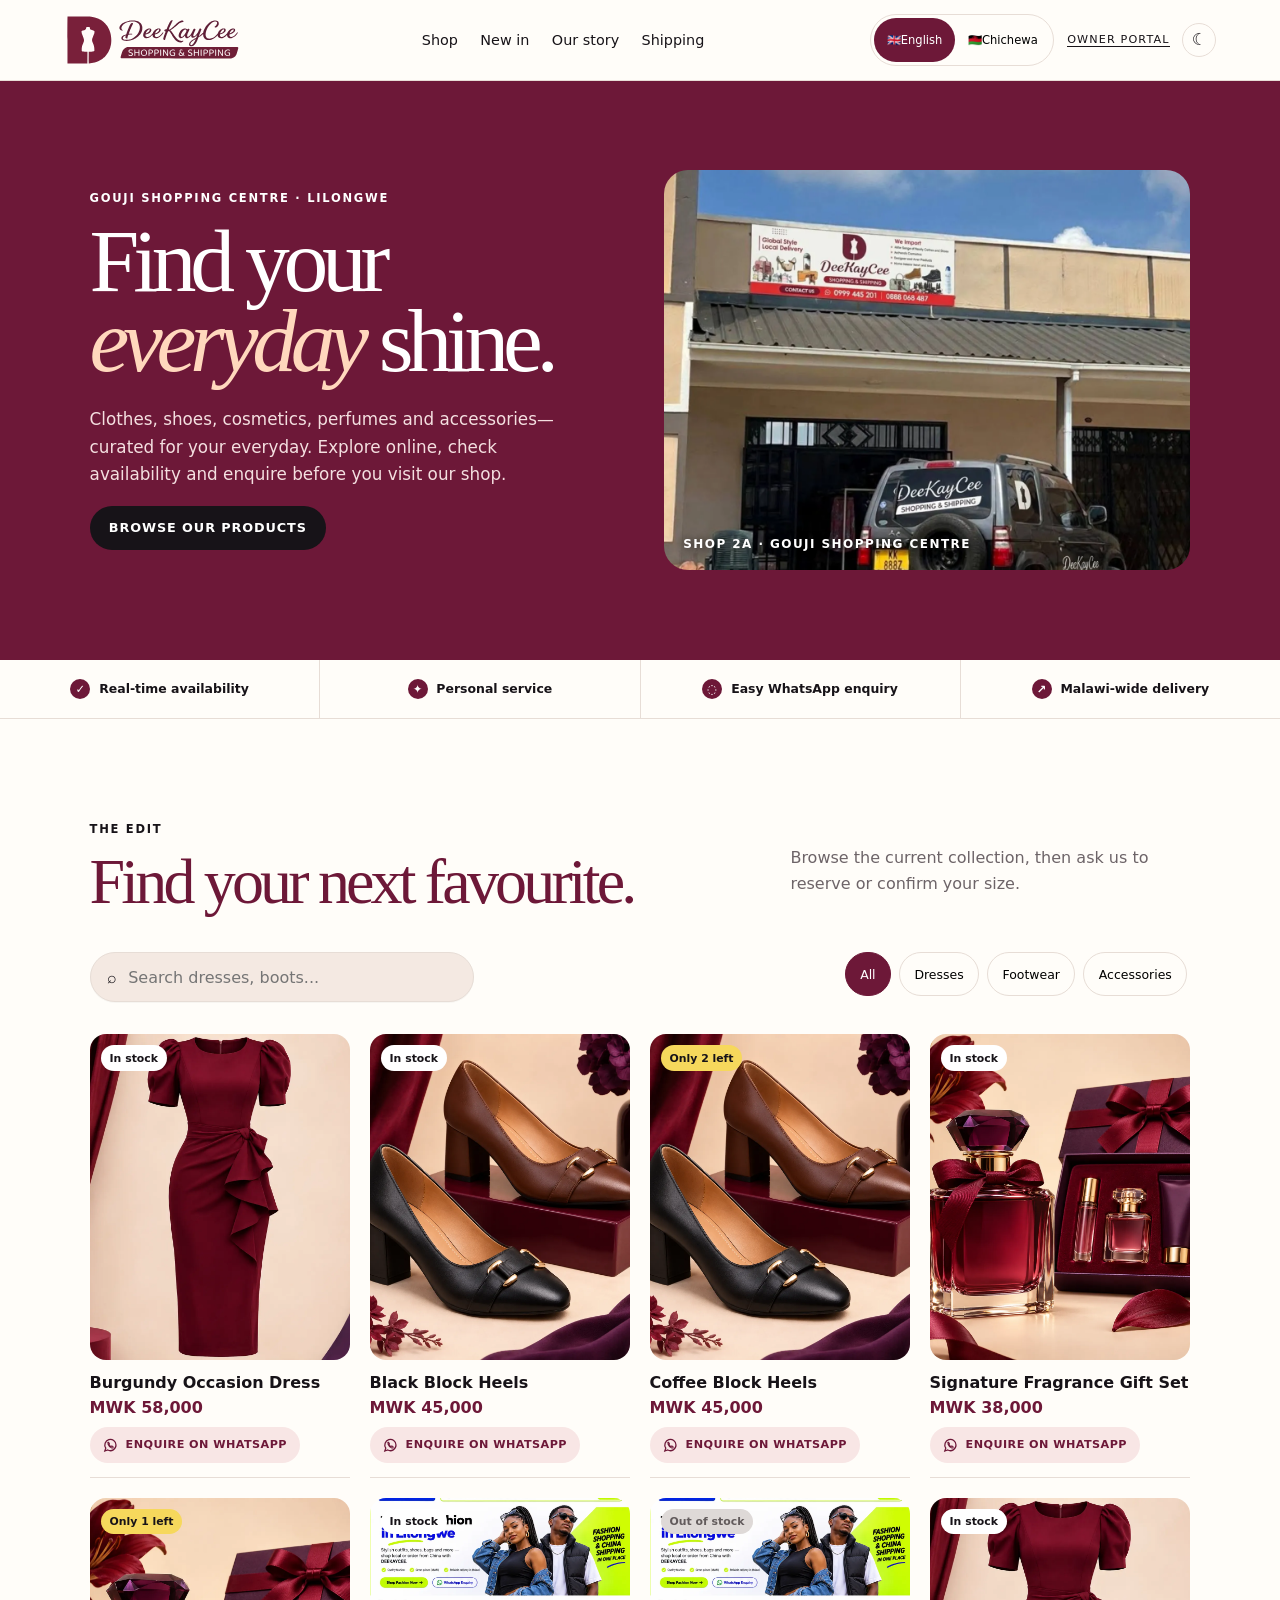
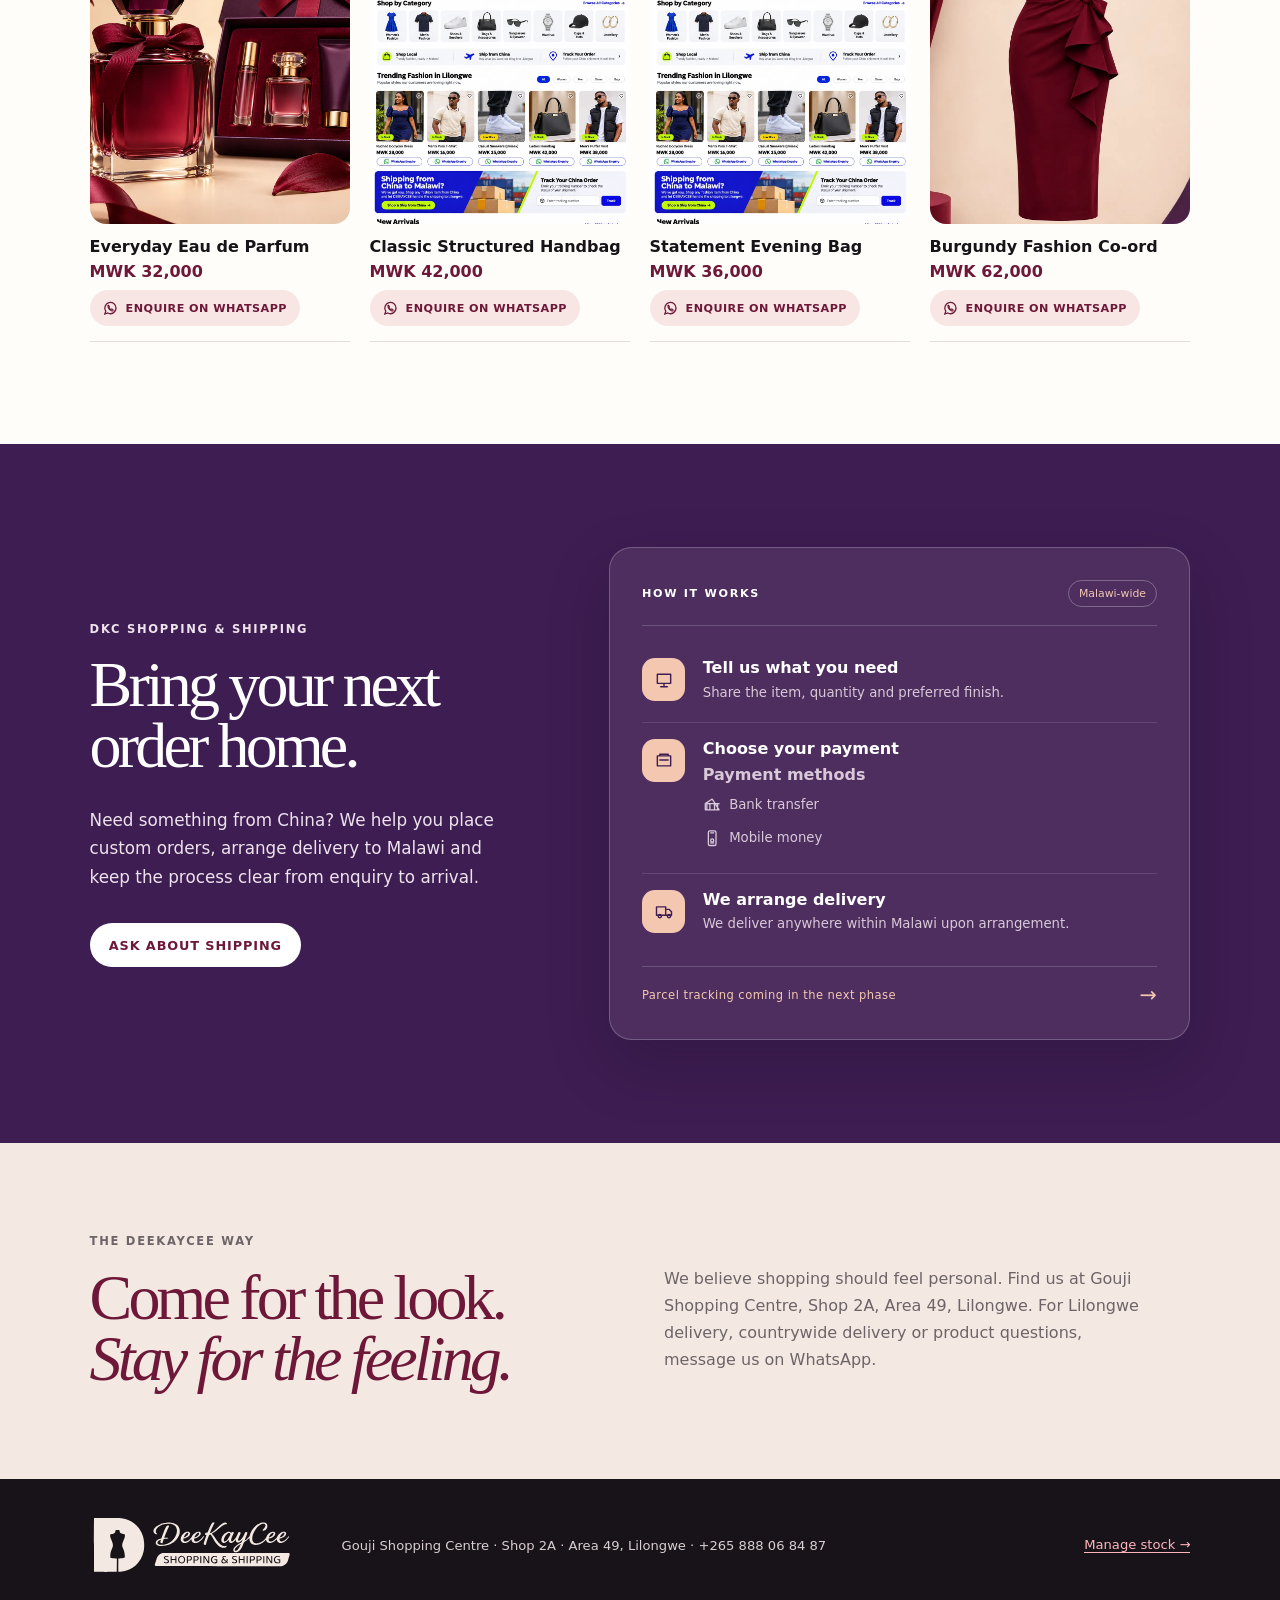
<file: index.html>
<!doctype html>
<html lang="en"><head>
<meta charset="utf-8"><meta name="viewport" content="width=device-width, initial-scale=1">
<title>DEEKAYCEE Shopping &amp; Shipping | Fashion, cosmetics &amp; perfumes in Lilongwe</title>
<meta name="description" content="DEEKAYCEE Shopping &amp; Shipping at Gouji Shopping Centre, Area 49, Lilongwe. Explore clothes, shoes, cosmetics, perfumes and accessories, check availability and enquire on WhatsApp.">
<link rel="canonical" href="https://deekaycee.shop/"><meta property="og:title" content="DEE KAY CEE Shopping & Shipping | Lilongwe"><meta property="og:description" content="Explore clothes, shoes, cosmetics, perfumes and accessories in Lilongwe. Check availability and enquire on WhatsApp."><meta property="og:type" content="website"><meta property="og:url" content="https://deekaycee.shop/"><meta property="og:image" content="https://deekaycee.shop/assets/social-preview.jpg"><meta property="og:image:secure_url" content="https://deekaycee.shop/assets/social-preview.jpg"><meta property="og:image:type" content="image/jpeg"><meta property="og:image:width" content="1200"><meta property="og:image:height" content="630"><meta name="twitter:card" content="summary_large_image"><meta name="twitter:title" content="DEE KAY CEE Shopping & Shipping"><meta name="twitter:description" content="Explore the shop in Lilongwe and enquire on WhatsApp."><meta name="twitter:image" content="https://deekaycee.shop/assets/social-preview.jpg"><link rel="stylesheet" href="assets/tokens.css"><link rel="stylesheet" href="assets/styles.css">
<script type="application/ld+json">{"@context":"https://schema.org","@type":"Store","name":"DEEKAYCEE Shopping & Shipping","description":"Clothes, shoes, cosmetics, perfumes and accessories in Lilongwe.","url":"https://deekaycee.shop/","telephone":"+265888068487","address":{"@type":"PostalAddress","streetAddress":"Gouji Shopping Centre, Shop 2A","addressLocality":"Area 49, Lilongwe","addressCountry":"MW"},"sameAs":["https://www.facebook.com/profile.php?id=100063691755286"]}</script></head>
<body><header class="site-header"><a class="brand" href="./" aria-label="DEEKAYCEE home"><span>DEE</span>KAYCEE</a><nav class="main-nav" aria-label="Main navigation"><a href="#shop" data-en="Shop" data-ny="Sitolosi">Shop</a><a href="#new-in" data-en="New in" data-ny="Zatsopano">New in</a><a href="#about" data-en="Our story" data-ny="Nkhani yathu">Our story</a><a href="#shipping" data-en="Shipping" data-ny="Kutumiza">Shipping</a></nav><div class="header-actions"><div class="language-switch" role="group" aria-label="Language"><button class="lang active" data-lang="en"><span aria-hidden="true">🇬🇧</span> English</button><button class="lang" data-lang="ny"><span aria-hidden="true">🇲🇼</span> Chichewa</button></div><a class="header-portal" href="admin.html">Owner portal</a></div></header>
<main><section class="hero" id="new-in"><div class="hero-copy"><p class="eyebrow">GOUJI SHOPPING CENTRE · LILONGWE</p><h1>Find your<br><em>everyday</em> shine.</h1><p class="hero-text" data-en="Clothes, shoes, cosmetics, perfumes and accessories—curated for your everyday. Explore online, check availability and enquire before you visit our shop." data-ny="Zovala, nsapato, zodzikongoletsera, mafuta onunkhira ndi zinthu zina—zosankhidwa kwa inu. Yang'anani pa intaneti, onani zomwe zilipo ndi kutifunsa musanabwere ku shopu.">Clothes, shoes, cosmetics, perfumes and accessories—curated for your everyday. Explore online, check availability and enquire before you visit our shop.</p><a class="button button-dark" href="#shop">Explore the edit</a></div><div class="hero-art" aria-label="Fashion editorial preview"><div class="hero-shape"></div><span>SHOP 2A</span></div></section>
<section class="trust-row" aria-label="Store benefits"><span>Real-time availability</span><span>Personal service</span><span>Easy WhatsApp enquiry</span><span>Malawi-wide delivery</span></section>
<section class="shop-section" id="shop"><div class="section-heading"><div><p class="eyebrow">THE EDIT</p><h2>Find your next favourite.</h2></div><p class="section-note">Browse the current collection, then ask us to reserve or confirm your size.</p></div><div class="shop-controls"><label class="search-box"><span aria-hidden="true">⌕</span><input id="search" type="search" placeholder="Search dresses, boots..." aria-label="Search products"></label><div class="filters" role="group" aria-label="Filter products"><button class="filter active" data-category="all">All</button><button class="filter" data-category="Dresses">Dresses</button><button class="filter" data-category="Footwear">Footwear</button><button class="filter" data-category="Accessories">Accessories</button></div></div><div id="product-grid" class="product-grid" aria-live="polite"></div><p id="empty-state" class="empty-state" hidden>No pieces match that search yet.</p></section>
<section class="shipping-section" id="shipping"><div class="shipping-intro"><p class="eyebrow">DKC SHOPPING & SHIPPING</p><h2>Bring your next order home.</h2><p class="shipping-lede">Need something from China? We help you place custom orders, arrange delivery to Malawi and keep the process clear from enquiry to arrival.</p><a class="button button-light" href="https://wa.me/265888068487?text=Hi%20DeeKayCee%2C%20I%27d%20like%20to%20ask%20about%20shipping%20from%20China." target="_blank" rel="noopener">Ask about shipping</a></div><div class="shipping-panel"><div class="shipping-panel-heading"><span class="shipping-kicker">HOW IT WORKS</span><span class="shipping-badge">Malawi-wide</span></div><div class="shipping-steps"><div class="shipping-step"><span class="shipping-icon" aria-hidden="true"><svg viewBox="0 0 24 24"><path d="M4 5h16v11H4zM8 20h8M12 16v4"/></svg></span><div><strong>Tell us what you need</strong><p>Share the item, quantity and preferred finish.</p></div></div><div class="shipping-step"><span class="shipping-icon" aria-hidden="true"><svg viewBox="0 0 24 24"><path d="M4 7h16v12H4zM7 7V5h10v2M7 12h10"/></svg></span><div><strong>Choose your payment</strong><p>Bank transfer or mobile money, upon arrangement.</p></div></div><div class="shipping-step"><span class="shipping-icon" aria-hidden="true"><svg viewBox="0 0 24 24"><path d="M3 7h11v10H3zM14 10h4l3 3v4h-7zM7 20a2 2 0 1 0 0-4 2 2 0 0 0 0 4ZM18 20a2 2 0 1 0 0-4 2 2 0 0 0 0 4Z"/></svg></span><div><strong>We arrange delivery</strong><p>We deliver anywhere within Malawi upon arrangement.</p></div></div></div><div class="shipping-foot"><span>Parcel tracking coming in the next phase</span><span class="shipping-arrow" aria-hidden="true">→</span></div></div></section>
<section class="story" id="about"><div><p class="eyebrow">THE DEEKAYCEE WAY</p><h2>Come for the look.<br><em>Stay for the feeling.</em></h2></div><p>We believe shopping should feel personal. Find us at Gouji Shopping Centre, Shop 2A, Area 49, Lilongwe. For Lilongwe delivery, countrywide delivery or product questions, message us on WhatsApp.</p></section></main>
<footer class="site-footer"><div class="brand"><span>DEE</span>KAYCEE</div><p>Gouji Shopping Centre · Shop 2A · Area 49, Lilongwe · +265 888 06 84 87</p><a href="admin.html">Manage stock →</a></footer><script src="assets/app.js"></script><script src="assets/icon-polish.js"></script></body></html>
</file>
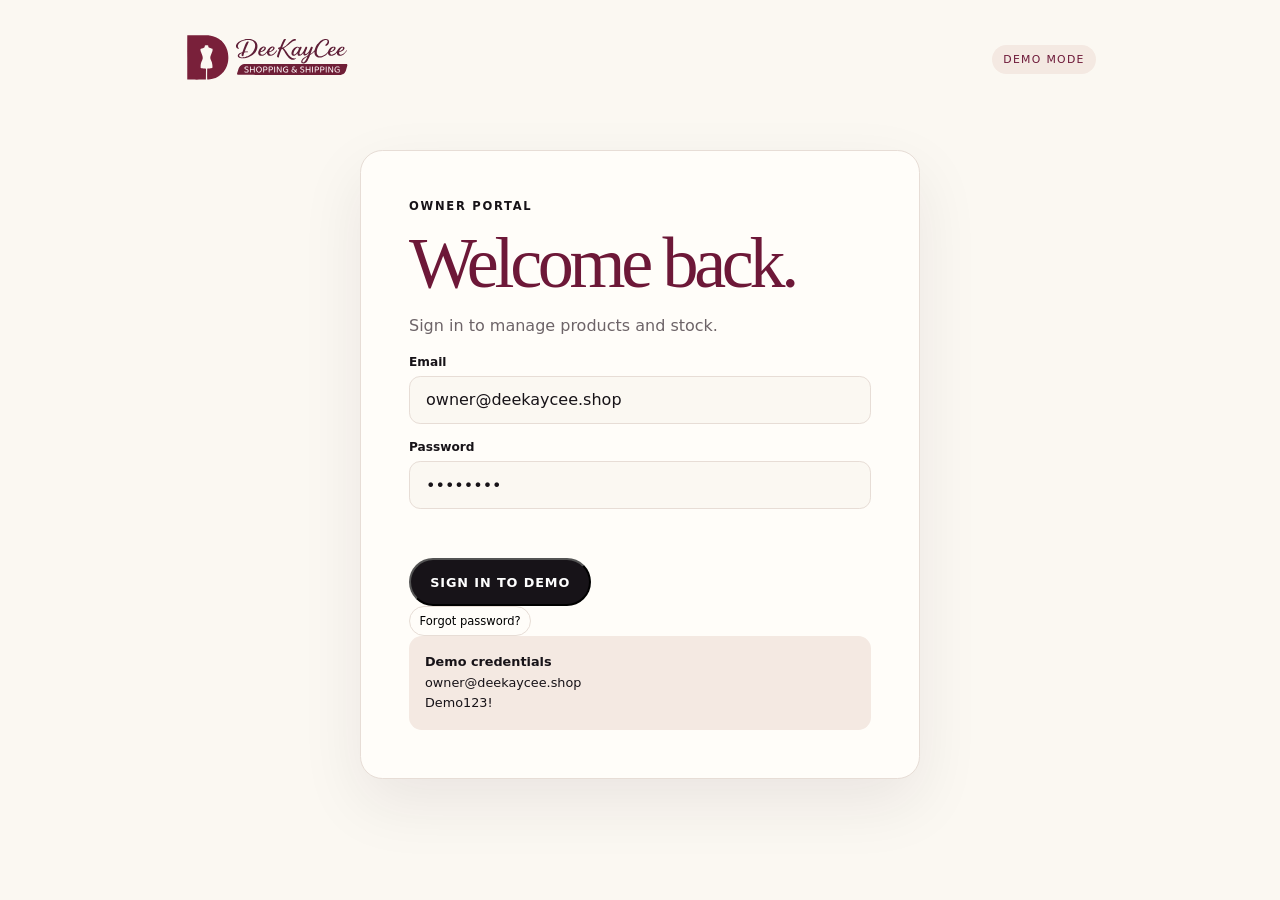
<file: admin.html>
<!doctype html><html><head><meta charset="utf-8"><meta name="viewport" content="width=device-width,initial-scale=1"><title>DEEKAYCEE owner portal</title><link rel="stylesheet" href="assets/tokens.css"><link rel="stylesheet" href="assets/styles.css"><link rel="stylesheet" href="assets/admin-demo.css"><link rel="stylesheet" href="assets/portal-redesign.css"><link rel="stylesheet" href="assets/photo-ui.css"><link rel="stylesheet" href="assets/editor-polish.css"></head><body><main class="portal"><header class="portal-header"><a class="portal-brand" href="./"><img src="assets/brand/horizontal-traced.svg" alt="DEE KAY CEE"></a><span class="demo-pill">Demo mode</span></header><section id="login-view" class="auth-card"><p class="eyebrow">OWNER PORTAL</p><h1>Welcome back.</h1><p class="section-note">Sign in to manage products and stock.</p><form id="login-form"><div class="field"><label>Email</label><input id="login-email" type="email" value="owner@deekaycee.shop"></div><div class="field"><label>Password</label><input id="login-password" type="password" value="Demo123!"></div><p id="login-message" class="form-message"></p><button class="button button-dark">Sign in to demo</button></form><button id="forgot-button" class="mini-button" type="button">Forgot password?</button><div class="demo-help"><strong>Demo credentials</strong><br>owner@deekaycee.shop<br>Demo123!</div></section><section id="reset-view" class="auth-card hidden"><p class="eyebrow">ACCOUNT RECOVERY</p><h1>Reset access.</h1><p class="section-note">Demo only—no email is sent.</p><form id="reset-form"><div class="field"><label>Email</label><input id="reset-email" type="email" value="owner@deekaycee.shop"></div><p id="reset-message" class="form-message"></p><button class="button button-dark">Send reset link</button></form><button id="back-login" class="mini-button" type="button">Back to login</button></section><section id="products-view" class="hidden"><div class="products-top"><div><p class="eyebrow">OWNER PORTAL</p><h1>Products</h1></div><div class="portal-menu"><a class="mini-button" href="./">View storefront</a><button id="logout-button" class="mini-button" type="button">Log out</button></div></div><div class="products-toolbar"><label class="search-field"><span aria-hidden="true">⌕</span><input id="product-search" placeholder="Search products"></label><button class="button button-dark" id="add-button" type="button">＋ Add product</button></div><nav class="filter-tabs" aria-label="Product filters"><button class="filter-tab active" data-filter="all">All <span id="all-count">0</span></button><button class="filter-tab" data-filter="low">Low stock <span id="low-count">0</span></button><button class="filter-tab" data-filter="out">Out of stock <span id="out-count">0</span></button></nav><p id="save-notice" class="save-notice" role="status"></p><div id="product-admin" class="product-list"></div></section><section id="editor-view" class="hidden"><div class="editor-top"><button id="back-products" class="back-link" type="button">← Back to products</button><p class="eyebrow" id="editor-kicker">NEW PRODUCT</p><h1 id="editor-title">Add product</h1><p id="editor-subtitle" class="section-note">Add the details customers will see.</p></div><form id="product-form" class="editor-form"><input id="edit-slug" type="hidden"><section class="form-section"><h2>Product details</h2><div class="field"><label>Product name</label><input id="product-name" required placeholder="e.g. Black Block Heels"></div><div class="field"><label>Category</label><select id="product-category" required><option value="">Choose a category</option><option>Shoes</option><option>Dresses</option><option>Shirts</option><option>Men's clothing</option><option>Women's clothing</option><option>Cosmetics</option><option>Perfumes</option><option>Accessories</option><option>Other</option></select></div><div id="taxonomy-fields" class="taxonomy-fields"></div></section><section class="form-section"><h2>Photos</h2><div id="image-preview" class="image-preview"></div><div class="media-input"><label class="upload-button">↥ Upload images<input id="product-main-image" type="file" accept="image/*" multiple></label><input id="product-main-image-url" placeholder="Paste image URL"></div><small class="field-help">First image becomes the cover. Add more angles with the same control.</small></section><section class="form-section"><h2>Price and stock</h2><div class="field"><label>Price (MWK)</label><input id="product-price" type="number" min="0" required></div><div class="field"><label>Stock quantity</label><div class="quantity-control"><button type="button" class="quantity-button" data-step="-1">−</button><input id="product-stock" type="number" min="0" value="0" required><button type="button" class="quantity-button" data-step="1">+</button></div></div></section><section class="form-section"><h2>Description and visibility</h2><div class="field"><label>Description</label><textarea id="product-description" rows="5" placeholder="Describe the product for customers"></textarea></div></section><p id="form-message" class="form-message"></p><div class="save-bar"><button class="button button-dark" id="save-button">Save changes</button><button id="cancel-edit" class="mini-button" type="button">Discard</button></div></form></section></main><script src="assets/admin-demo.js"></script><script src="assets/variant-manager.js"></script><script src="assets/portal-polish.js"></script><script src="assets/portal-colours.js"></script><script src="assets/photo-ui.js"></script><script src="assets/editor-polish.js"></script></body></html>
</file>
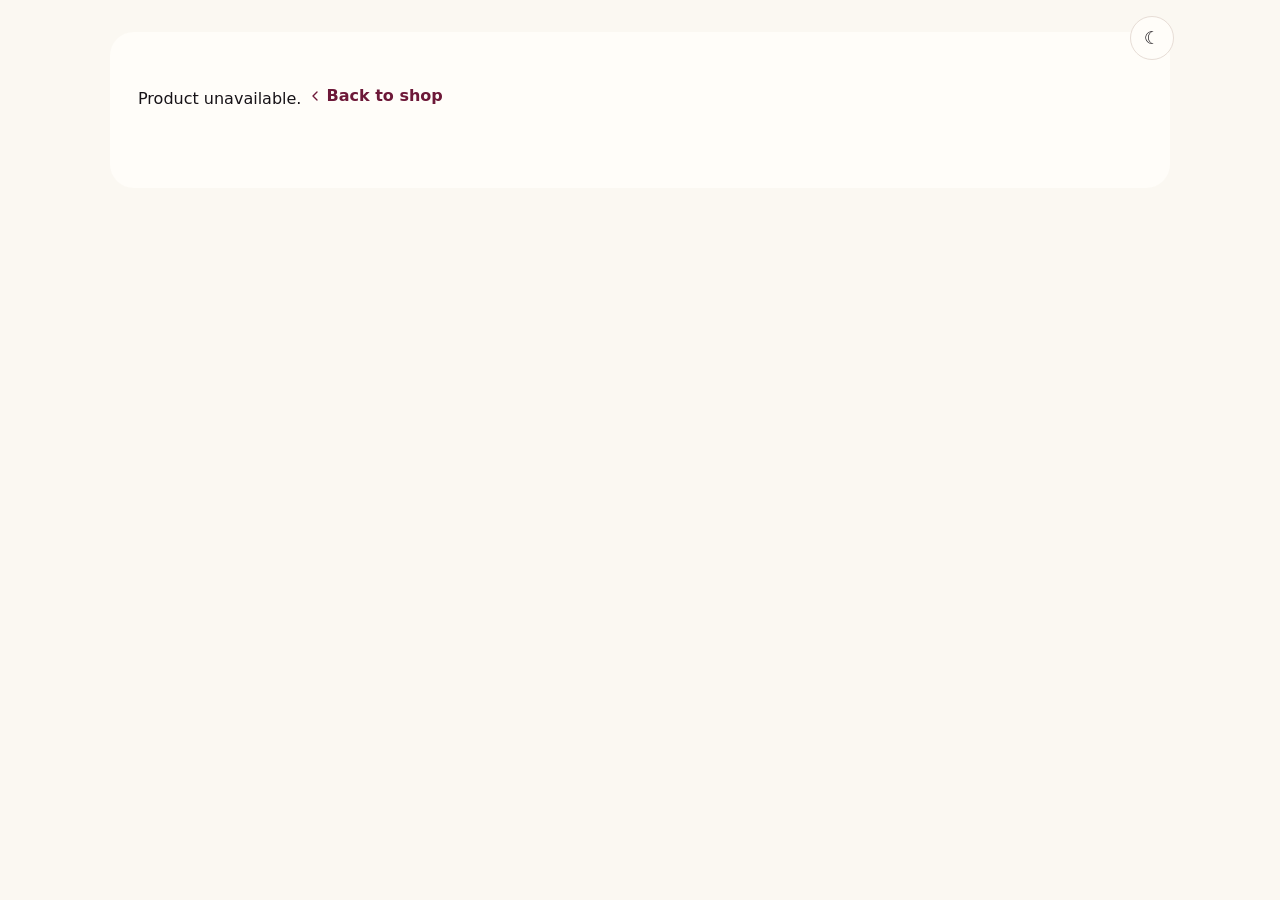
<file: product.html>
<!doctype html><html lang="en"><head><meta charset="utf-8"><meta name="viewport" content="width=device-width,initial-scale=1"><title>Product | DEEKAYCEE Shopping & Shipping</title><meta name="description" content="View product details, availability and enquire with DEEKAYCEE Shopping & Shipping in Lilongwe, Malawi."><link rel="canonical" href="https://deekaycee.shop/product.html"><link rel="stylesheet" href="assets/tokens.css"><link rel="stylesheet" href="assets/styles.css"><link rel="stylesheet" href="assets/product-polish.css"><style>.product-page{max-width:1100px;margin:auto;padding:32px 20px 80px}.back-link{display:inline-block;margin-bottom:28px;color:#6d1838;font-weight:800}.product-detail{display:grid;grid-template-columns:minmax(0,1fr) minmax(0,1fr);gap:48px;align-items:center;background:#fffdf9;border-radius:24px;padding:28px}.product-detail-image{min-height:560px;border-radius:18px;background-size:cover;background-position:center}.product-detail-copy h1{font-family:Georgia,serif;color:#6d1838;font-size:clamp(2.4rem,6vw,5rem);line-height:.95}.product-detail-copy>p:not(.eyebrow):not(.dialog-price):not(.demo-note){color:#6d6468;line-height:1.7}.demo-note{margin:24px 0;color:#6d6468;font-size:.85rem}.product-detail-copy .button{display:inline-block;background:#6d1838;color:#fff;padding:14px 20px;border-radius:999px;font-weight:800;text-transform:uppercase;letter-spacing:.06em;font-size:.78rem}@media(max-width:760px){.product-detail{grid-template-columns:1fr;padding:16px}.product-detail-image{min-height:420px}}</style></head><body><main class="product-page"><div id="product-detail" class="product-detail"><p>Loading product…</p></div></main><script src="assets/product-page.js"></script><script src="assets/icon-polish.js"></script><script src="assets/product-theme.js"></script><script src="assets/product-share.js"></script></body></html>
</file>
<file: assets/tokens.css>
:root{--dkc-canvas:#fbf8f2;--dkc-surface:#fffdf9;--dkc-surface-subtle:#f4e9e2;--dkc-text:#171318;--dkc-text-muted:#6d6468;--dkc-border:#e7ddd6;--dkc-primary:#6d1838;--dkc-on-primary:#fff;--dkc-focus:rgba(109,24,56,.22);--dkc-success-bg:#dff2e5;--dkc-success:#28734f;--dkc-warning-bg:#fff0c9;--dkc-warning:#9b6914;--dkc-danger-bg:#f3dddd;--dkc-danger:#9e304c;--dkc-radius-sm:8px;--dkc-radius-control:12px;--dkc-radius-card:16px;--dkc-space-1:4px;--dkc-space-2:8px;--dkc-space-3:12px;--dkc-space-4:16px;--dkc-space-5:24px;--dkc-space-6:32px;--dkc-space-7:48px;--dkc-control-height:44px;--dkc-touch:44px;--dkc-icon-size:20px}
:root[data-theme=dark]{--dkc-canvas:#171318;--dkc-surface:#231b22;--dkc-surface-subtle:#30232b;--dkc-text:#f4e9e2;--dkc-text-muted:#d6c6ca;--dkc-border:#4a3740;--dkc-focus:rgba(244,233,226,.3)}
.dkc-icon{width:var(--dkc-icon-size);height:var(--dkc-icon-size);display:inline-block;flex:0 0 auto;vertical-align:middle}.dkc-control{min-height:var(--dkc-control-height);border-radius:var(--dkc-radius-control)}
.search-box:focus-within,.dkc-control:focus-visible,.filter:focus-visible,.theme-toggle:focus-visible,.lang:focus-visible,.share-button:focus-visible,.enquire:focus-visible{outline:3px solid var(--dkc-focus);outline-offset:2px}
.enquire::before{content:none!important}.enquire,.whatsapp-button{gap:var(--dkc-space-2)}
.enquire svg,.whatsapp-button svg{width:16px;height:16px;flex:0 0 auto}.share-button svg{width:20px;height:20px}.back-link svg{width:20px;height:20px}
.filter,.lang,.button,.enquire,.whatsapp-button,.share-button{min-height:var(--dkc-control-height)}
</file>
<file: assets/styles.css>
:root{--ink:#171318;--cream:#fbf8f2;--paper:#fffdf9;--burgundy:#6d1838;--purple:#3e1d52;--coral:#e94768;--muted:#6d6468;--line:#e7ddd6;--soft:#f4e9e2;font-family:Inter,ui-sans-serif,system-ui,-apple-system,"Segoe UI",sans-serif;color:var(--ink);background:var(--cream)}*{box-sizing:border-box}html{scroll-behavior:smooth}body{margin:0;background:var(--cream)}a{color:inherit;text-decoration:none}button,input{font:inherit}.site-header{position:sticky;top:0;z-index:10;min-height:78px;display:flex;align-items:center;gap:2rem;padding:.8rem clamp(1rem,5vw,5rem);background:rgba(255,253,249,.96);border-bottom:1px solid var(--line)}.brand{display:flex;align-items:center;gap:.5rem;font-weight:900;letter-spacing:-.07em;font-size:1.25rem;color:var(--burgundy)}.brand-mark{display:grid;place-items:center;width:2rem;height:2rem;border-radius:50%;background:var(--purple);color:#fff;font-size:.9rem;letter-spacing:0}.main-nav{display:flex;gap:1.4rem;margin:auto;font-size:.9rem}.main-nav a:hover{color:var(--coral)}.header-actions{display:flex;align-items:center;gap:.8rem}.language-switch{display:flex;border:1px solid var(--line);border-radius:999px;padding:.18rem}.lang{border:0;background:transparent;border-radius:999px;padding:.35rem .65rem;font-size:.72rem;cursor:pointer}.lang.active{background:var(--burgundy);color:#fff}.header-portal{font-size:.7rem;text-transform:uppercase;letter-spacing:.1em;border-bottom:1px solid}.hero{display:grid;grid-template-columns:1fr 1fr;min-height:570px;align-items:center;gap:3rem;padding:clamp(3rem,7vw,7rem) clamp(1rem,7vw,7rem);background:var(--burgundy);color:#fff}.eyebrow{font-size:.72rem;letter-spacing:.15em;font-weight:800;text-transform:uppercase;margin:0 0 1rem}.hero h1{font-family:Georgia,serif;font-weight:400;font-size:clamp(3.3rem,7vw,7rem);line-height:.9;letter-spacing:-.07em;margin:0 0 1.5rem}.hero h1 em{color:#ffd8bd}.hero-text{max-width:31rem;color:#f4dfe0;line-height:1.65;font-size:1.05rem}.hero-cta{display:flex;gap:.8rem;flex-wrap:wrap;margin-top:2rem}.button{display:inline-block;padding:.9rem 1.2rem;border-radius:999px;font-size:.8rem;font-weight:800;text-transform:uppercase;letter-spacing:.07em}.button-dark{background:var(--ink);color:#fff}.button-light{background:#fff;color:var(--burgundy)}.button-outline{border:1px solid currentColor}.hero-art{min-height:400px;position:relative;overflow:hidden;background:var(--soft);border-radius:1.5rem;color:var(--burgundy);display:grid;place-items:center}.hero-art:before{content:"DEE KAYCEE";font-family:Georgia,serif;font-size:clamp(2.4rem,6vw,6rem);font-weight:700;transform:rotate(-10deg);opacity:.16}.hero-art:after{content:"SHOPPING  •  SHIPPING";position:absolute;bottom:1.5rem;right:1.5rem;font-size:.75rem;letter-spacing:.15em}.hero-shape{width:45%;height:62%;background:#b88872;border-radius:48% 48% 12% 12%;transform:rotate(8deg);box-shadow:20px 20px 0 #d9baa9}.trust-row{display:grid;grid-template-columns:repeat(4,1fr);gap:1px;background:var(--line);border-bottom:1px solid var(--line)}.trust-row span{padding:1.2rem;text-align:center;background:var(--paper);font-size:.78rem;font-weight:800}.shop-section{padding:clamp(4rem,8vw,8rem) clamp(1rem,7vw,7rem);background:var(--paper)}.section-heading{display:flex;justify-content:space-between;align-items:end;gap:2rem;margin-bottom:2.5rem}.section-heading h2,.story h2,.shipping-section h2{font-family:Georgia,serif;font-size:clamp(2.3rem,5vw,5rem);font-weight:400;line-height:.95;letter-spacing:-.06em;margin:0;color:var(--burgundy)}.section-note{max-width:25rem;color:var(--muted);line-height:1.6}.shop-controls{display:flex;justify-content:space-between;gap:1rem;flex-wrap:wrap;margin-bottom:2rem}.search-box{display:flex;align-items:center;gap:.6rem;max-width:24rem;flex:1;border-bottom:1px solid var(--ink);padding:.7rem 0}.search-box input{width:100%;border:0;outline:0;background:transparent}.filters{display:flex;gap:.5rem;flex-wrap:wrap}.filter{border:1px solid var(--line);border-radius:999px;background:transparent;padding:.55rem .9rem;cursor:pointer;font-size:.78rem}.filter.active,.filter:hover{background:var(--burgundy);border-color:var(--burgundy);color:#fff}.product-grid{display:grid;grid-template-columns:repeat(4,1fr);gap:1.2rem}.product-image{aspect-ratio:4/5;background:var(--soft);display:flex;align-items:end;justify-content:center;overflow:hidden;position:relative;border-radius:1rem}.product-image:after{content:"";width:62%;height:72%;background:var(--tone,#a98d7d);border-radius:45% 45% 8% 8%;transform:rotate(var(--tilt,0deg));box-shadow:16px 16px 0 rgba(255,255,255,.35)}.availability{position:absolute;z-index:1;top:.7rem;left:.7rem;background:#fff;padding:.4rem .55rem;border-radius:999px;font-size:.68rem;font-weight:800}.availability.low{background:#f6d85c}.availability.out{background:#ded9d7;color:#625b5c}.product-info{padding:.9rem 0;border-bottom:1px solid var(--line)}.product-meta{display:flex;justify-content:space-between;gap:.5rem}.product-name{font-weight:800}.product-price{font-weight:800;color:var(--burgundy)}.product-category{font-size:.75rem;color:var(--muted);margin:.4rem 0}.enquire{display:inline-block;margin-top:.6rem;color:var(--coral);font-size:.74rem;font-weight:800;text-transform:uppercase;letter-spacing:.06em}.shipping-section{display:grid;grid-template-columns:1fr 1fr;gap:3rem;align-items:end;padding:clamp(3rem,7vw,7rem) clamp(1rem,7vw,7rem);background:var(--purple);color:#fff}.shipping-section h2{color:#fff}.shipping-section p{max-width:32rem;line-height:1.7;color:#eee2ed}.story{display:grid;grid-template-columns:1fr 1fr;gap:3rem;padding:clamp(3rem,7vw,7rem) clamp(1rem,7vw,7rem);background:var(--soft)}.story p{max-width:30rem;line-height:1.7;color:var(--muted);align-self:end}.site-footer{display:flex;gap:2rem;align-items:center;padding:2.2rem clamp(1rem,7vw,7rem);background:var(--ink);color:#fff;font-size:.82rem}.site-footer p{margin-right:auto;color:#d9ced1}.site-footer a{color:#ffb5bd;border-bottom:1px solid}@media(max-width:850px){.site-header{flex-wrap:wrap}.main-nav{order:3;width:100%;justify-content:space-between;overflow:auto;margin:0}.hero{grid-template-columns:1fr;padding-top:4rem}.hero-art{min-height:300px}.trust-row{grid-template-columns:repeat(2,1fr)}.section-heading,.shipping-section,.story{grid-template-columns:1fr}.product-grid{grid-template-columns:repeat(2,1fr)}.site-footer{flex-wrap:wrap}.site-footer p{width:100%;order:3}}@media(max-width:500px){.header-portal{display:none}.hero h1{font-size:3.5rem}.product-grid{gap:.8rem}.product-name{font-size:.82rem}.product-price{font-size:.78rem}.trust-row span{font-size:.68rem;padding:.9rem .4rem}}

:root{--listing-whatsapp:#f8e6e5}
.language-switch .lang{padding-inline:.8rem;white-space:nowrap}
.shop-controls .search-box{border:1px solid var(--line);border-radius:999px;padding:.7rem 1rem;background:var(--soft);box-shadow:0 1px 0 rgba(23,19,24,.03)}
.shop-controls .search-box:focus-within{border-color:var(--burgundy);box-shadow:0 0 0 3px rgba(109,24,56,.12)}
.shop-controls .filters{flex-wrap:nowrap;overflow-x:auto;padding:0 .2rem .35rem;scrollbar-width:none}
.shop-controls .filters::-webkit-scrollbar{display:none}
.product-info .product-meta{display:block}
.product-info .product-name{display:block;line-height:1.15}
.product-info .product-price{display:block;margin-top:.35rem}
.product-info .product-category{display:none}
.product-info .enquire{display:inline-flex;align-items:center;justify-content:center;gap:.4rem;min-height:2.25rem;padding:.45rem .8rem;border-radius:999px;background:var(--listing-whatsapp);color:var(--burgundy);font-size:.7rem;letter-spacing:.04em}
.product-info .enquire::before{content:'◌';font-size:1rem;line-height:1}
@media(max-width:500px){.shop-controls{display:block}.shop-controls .search-box{max-width:none;margin-bottom:.8rem}.shop-controls .filters{margin-right:-1rem}.product-info .enquire{width:100%;font-size:.64rem;padding-inline:.45rem}}
.enquire svg,.whatsapp-button svg{width:1.05rem;height:1.05rem;flex:0 0 auto}.share-button svg{width:1.2rem;height:1.2rem}.back-link{display:inline-flex!important;align-items:center;gap:.25rem}.back-link svg{width:1rem;height:1rem;flex:0 0 auto}
</file>
<file: assets/admin-demo.css>
.portal{max-width:1180px;margin:auto;padding:2rem clamp(1rem,5vw,5rem)}.portal-top{display:flex;align-items:center;justify-content:space-between;gap:1rem;margin-bottom:2rem}.portal-brand img{width:180px}.portal-actions{display:flex;gap:.7rem;align-items:center}.demo-pill{font-size:.68rem;letter-spacing:.12em;text-transform:uppercase;color:var(--burgundy);background:var(--soft);padding:.5rem .7rem;border-radius:999px}.auth-card,.dashboard-card{max-width:560px;margin:7vh auto;padding:clamp(1.5rem,4vw,3rem);background:var(--paper);border:1px solid var(--line);border-radius:1.4rem;box-shadow:0 1.5rem 4rem rgba(42,17,33,.08)}.auth-card h1,.dashboard-card h1{font-family:Georgia,serif;font-weight:400;font-size:clamp(2.5rem,6vw,4.5rem);line-height:.95;letter-spacing:-.06em;color:var(--burgundy);margin:.3rem 0 1rem}.field{display:grid;gap:.45rem;margin:1rem 0}.field label{font-size:.76rem;font-weight:800}.field input,.field textarea,.field select{width:100%;padding:.85rem 1rem;border:1px solid var(--line);border-radius:.7rem;background:var(--cream);color:var(--ink)}.field-help,.demo-note{font-size:.75rem;color:var(--muted);line-height:1.5}.form-message{min-height:1.5em;color:var(--coral);font-size:.82rem}.demo-help{padding:1rem;background:var(--soft);border-radius:.8rem;font-size:.8rem;line-height:1.6}.dashboard{display:grid;grid-template-columns:1.2fr .8fr;gap:1.5rem}.dashboard-card{max-width:none;margin:0}.dashboard h2{font-family:Georgia,serif;font-weight:400;color:var(--burgundy);margin-top:0}.stat-row{display:grid;grid-template-columns:repeat(3,1fr);gap:.7rem;margin-bottom:1.5rem}.stat{padding:1rem;background:var(--soft);border-radius:.8rem}.stat strong{display:block;font-size:1.45rem;color:var(--burgundy)}.stat small{font-size:.7rem;color:var(--muted)}.product-admin{display:grid;gap:.7rem}.admin-product{display:grid;grid-template-columns:3.5rem 1fr auto;align-items:center;gap:.8rem;padding:.75rem;border:1px solid var(--line);border-radius:.8rem}.admin-product img{width:3.5rem;height:3.5rem;object-fit:cover;border-radius:.55rem;background:var(--soft)}.admin-product strong{display:block}.admin-product small{color:var(--muted)}.admin-product-actions{display:flex;gap:.4rem}.mini-button{border:1px solid var(--line);background:transparent;border-radius:999px;padding:.45rem .6rem;cursor:pointer;font-size:.72rem}.mini-button:hover{border-color:var(--burgundy);color:var(--burgundy)}.taxonomy-fields{padding:.2rem .8rem;border-left:3px solid var(--peach,#f4c8b0);background:var(--soft);border-radius:.5rem}.taxonomy-fields .field{margin:.75rem 0}.image-preview{display:flex;gap:.6rem;flex-wrap:wrap;margin:.5rem 0}.image-preview img{width:4rem;height:4rem;object-fit:cover;border-radius:.5rem;border:2px solid transparent}.image-preview img.main{border-color:var(--burgundy)}.hidden{display:none!important}@media(max-width:800px){.dashboard{grid-template-columns:1fr}.portal-top{align-items:flex-start}.portal-brand img{width:150px}.stat strong{font-size:1.2rem}}@media(max-width:520px){.admin-product{grid-template-columns:2.8rem 1fr}.admin-product img{width:2.8rem;height:2.8rem}.admin-product-actions{grid-column:2}.stat-row{gap:.4rem}.stat{padding:.7rem}}
</file>
<file: assets/portal-redesign.css>
.portal{max-width:1040px}.portal-header,.products-top,.products-toolbar,.editor-top{display:flex;align-items:center;justify-content:space-between;gap:1rem}.portal-brand img{width:180px}.products-top h1,.editor-top h1{font-family:Georgia,serif;font-weight:400;color:var(--burgundy);font-size:clamp(2.5rem,6vw,4.5rem);line-height:.95;letter-spacing:-.06em;margin:.25rem 0 1.3rem}.portal-menu{display:flex;gap:.5rem}.products-toolbar{margin:1.2rem 0}.search-field{display:flex;align-items:center;gap:.5rem;flex:1;max-width:34rem;border:1px solid var(--line);border-radius:.7rem;padding:.75rem 1rem;background:var(--paper)}.search-field input{border:0;outline:0;background:transparent;width:100%}.filter-tabs{display:flex;gap:.5rem;border-bottom:1px solid var(--line);overflow:auto}.filter-tab{border:0;background:transparent;padding:.8rem .7rem;color:var(--muted);cursor:pointer;white-space:nowrap}.filter-tab.active{color:var(--burgundy);font-weight:800;border-bottom:2px solid var(--burgundy)}.filter-tab span{font-size:.7rem;background:var(--soft);padding:.2rem .4rem;border-radius:999px}.save-notice{min-height:1.3rem;color:var(--burgundy);font-size:.82rem;font-weight:700}.product-list{display:grid;gap:.65rem}.product-row{display:grid;grid-template-columns:3.6rem 1fr auto 1rem;align-items:center;gap:.8rem;width:100%;text-align:left;border:1px solid var(--line);border-radius:.85rem;background:var(--paper);padding:.65rem;cursor:pointer;color:var(--ink)}.product-row:hover,.product-row.selected{border-color:var(--burgundy);box-shadow:0 0 0 2px rgba(109,24,56,.08)}.product-row img{width:3.6rem;height:3.6rem;object-fit:cover;border-radius:.55rem;background:var(--soft)}.product-row-copy{display:grid;gap:.25rem}.product-row-copy small{color:var(--muted);font-size:.73rem}.stock-label{font-size:.75rem;color:#28734f;font-weight:800}.stock-label.low{color:#9b6914}.stock-label.out{color:var(--coral)}.row-chevron{font-size:1.5rem;color:var(--muted)}.empty-products{padding:2rem;text-align:center;color:var(--muted)}.editor-top{display:block;max-width:720px;margin:1rem auto 2rem}.back-link{border:0;background:transparent;color:var(--burgundy);padding:0;cursor:pointer;font-weight:800}.editor-form{max-width:720px;margin:auto;padding-bottom:5rem}.form-section{background:var(--paper);border:1px solid var(--line);border-radius:1rem;padding:1.3rem;margin-bottom:1rem}.form-section h2{font-family:Georgia,serif;font-weight:400;color:var(--burgundy);margin:0 0 1rem}.photo-thumb{position:relative;display:grid;gap:.2rem;width:5rem;color:var(--muted);font-size:.65rem;text-align:center}.photo-thumb img{width:5rem;height:5rem;object-fit:cover;border-radius:.6rem;border:2px solid transparent}.photo-thumb.cover img{border-color:var(--burgundy)}.image-preview{display:flex;gap:.6rem;flex-wrap:wrap;margin:.5rem 0 1rem}.save-bar{position:sticky;bottom:0;display:flex;justify-content:flex-end;gap:.7rem;padding:1rem 0;background:linear-gradient(transparent,var(--cream) 25%)}@media(max-width:600px){.portal{padding:1.2rem}.portal-header{margin-bottom:2rem}.products-toolbar{align-items:stretch;flex-direction:column}.products-toolbar .button{width:100%}.product-row{grid-template-columns:3rem 1fr auto}.product-row img{width:3rem;height:3rem}.row-chevron{display:none}.product-row .stock-label{grid-column:2;font-size:.7rem}.portal-menu .mini-button:first-child{display:none}.save-bar .button{flex:1}.editor-top h1{font-size:3rem}}
.photo-actions{display:flex;gap:.25rem;flex-wrap:wrap}.photo-actions button{border:0;background:transparent;color:var(--burgundy);font-size:.6rem;padding:.1rem;cursor:pointer}.photo-actions button:hover{text-decoration:underline}
.colour-field{padding-top:.4rem;border-top:1px solid var(--line)}
</file>
<file: assets/photo-ui.css>
.image-preview{display:grid;grid-template-columns:repeat(2,minmax(0,1fr));gap:.75rem;margin:.6rem 0 1.2rem}.photo-thumb{position:relative;width:auto;display:block;aspect-ratio:1;border-radius:.8rem;overflow:hidden;background:var(--soft)}.photo-thumb img{display:block;width:100%;height:100%;object-fit:cover;border:0;border-radius:0}.photo-thumb.cover img{outline:3px solid var(--burgundy);outline-offset:-3px}.photo-thumb small{position:absolute;left:.55rem;bottom:.55rem;background:var(--burgundy);color:#fff;border-radius:999px;padding:.3rem .5rem;font-size:.65rem;font-weight:800}.photo-thumb:not(.cover) small{display:none}.photo-actions{position:absolute;inset:.45rem .45rem auto auto;display:flex;z-index:2}.photo-actions button{display:grid;place-items:center;width:2.75rem;height:2.75rem;border:0;border-radius:50%;background:rgba(23,19,24,.72);color:#fff;font-size:0;cursor:pointer}.photo-actions button::before{content:'×';font-size:1.45rem;line-height:1}.photo-actions button[data-polish-cover]{display:none}.media-input{display:grid;grid-template-columns:1fr;gap:.65rem}.upload-button{display:flex;align-items:center;justify-content:center;gap:.55rem;min-height:7rem;width:100%;border:2px dashed var(--burgundy);border-radius:1rem;background:var(--soft);color:var(--burgundy);font-size:1rem;font-weight:800;cursor:pointer}.upload-button:hover{background:#f0ddd3}.upload-button input{display:none}.upload-glyph{font-size:1.6rem}.media-input>span{display:none}.media-input>input{padding:.85rem 1rem;border:1px solid var(--line);border-radius:.7rem;background:var(--cream)}.media-input>input::placeholder{color:var(--muted)}.variant-toggle{display:flex;align-items:center;gap:.8rem;min-height:3rem;font-size:.95rem;font-weight:700;cursor:pointer}.variant-toggle input{appearance:none;width:2rem;height:2rem;border:1px solid var(--line);border-radius:.5rem;background:var(--paper);cursor:pointer}.variant-toggle input:checked{background:var(--burgundy);border-color:var(--burgundy);box-shadow:inset 0 0 0 5px var(--paper)}.save-bar{padding:1.4rem 0 2rem}.save-bar .button{min-height:3rem}@media(min-width:700px){.image-preview{grid-template-columns:repeat(3,minmax(0,1fr))}}@media(max-width:520px){.image-preview{gap:.65rem}.photo-actions button{width:2.8rem;height:2.8rem}}
</file>
<file: assets/editor-polish.css>
.editor-top{padding-top:.35rem}.editor-top .back-link{display:inline-block;margin-bottom:1rem}.editor-top h1{font-size:clamp(1.55rem,4vw,1.8rem);letter-spacing:-.035em;margin:.25rem 0 .8rem}.editor-top .section-note{display:none}.form-section .field input,.form-section .field select,.variant-inputs input{background:#fff;border-color:#d8ccc5}.form-section .field select{min-height:3rem;padding-right:2.5rem}.chip-editor{display:flex;flex-wrap:wrap;align-items:center;gap:.45rem;min-height:3rem;padding:.45rem .6rem;border:1px solid #d8ccc5;border-radius:.7rem;background:#fff}.chip-editor:focus-within{border-color:var(--burgundy);box-shadow:0 0 0 3px rgba(109,24,56,.1)}.chip{display:inline-flex;align-items:center;gap:.25rem;padding:.38rem .55rem;border-radius:999px;background:var(--burgundy);color:#fff;font-size:.76rem;font-weight:700}.chip button{border:0;background:transparent;color:#fff;padding:0;cursor:pointer;font-size:1rem;line-height:1}.chip-editor input{flex:1;min-width:7rem;border:0!important;outline:0;background:transparent!important;box-shadow:none!important;padding:.4rem!important}.chip-hint{font-size:.72rem;color:var(--muted);margin-top:.35rem}@media(max-width:600px){.editor-top .back-link{margin-bottom:1rem}.editor-top h1{font-size:1.6rem}.form-section{padding:1.1rem}.form-section h2{font-size:1.6rem}}
</file>
<file: assets/product-polish.css>
.product-page{max-width:760px;padding:1rem 1rem 4rem}.product-detail{display:block;padding:1rem;background:var(--paper);border-radius:1.2rem}.back-link{display:inline-block;margin:0 0 1rem;padding:.65rem 0}.product-detail-image{min-height:0;aspect-ratio:4/3;max-height:320px;background-size:cover;background-position:center;border-radius:1rem}.product-gallery-dots{display:flex;justify-content:center;gap:.45rem;padding:.75rem 0 1rem}.product-gallery-dot{width:.55rem;height:.55rem;border:0;border-radius:50%;background:var(--line);padding:0}.product-gallery-dot.active{background:var(--burgundy);transform:scale(1.18)}.product-detail-copy{padding:.2rem .2rem}.product-detail-copy .eyebrow{display:flex;align-items:center;justify-content:space-between;gap:.75rem;margin:.5rem 0 .7rem}.product-status{display:inline-flex;padding:.45rem .65rem;border-radius:999px;background:#dff2e5;color:#28734f;font-size:.72rem;font-weight:800;letter-spacing:0;text-transform:none}.product-status.low{background:#fff0c9;color:#9b6914}.product-status.out{background:#f3dddd;color:var(--coral)}.product-detail-copy h1{font-size:clamp(1.65rem,6vw,2rem);line-height:1.05;margin:.2rem 0 .55rem}.product-detail-copy .dialog-price{font-size:1.3rem;font-weight:900;color:var(--ink);margin:.2rem 0 1rem}.product-detail-copy>p:not(.eyebrow):not(.dialog-price):not(.demo-note){font-size:.98rem;line-height:1.6}.product-actions{display:grid;grid-template-columns:1fr 3.5rem;gap:.65rem;margin-top:1.25rem}.product-actions .whatsapp-button{display:flex;align-items:center;justify-content:center;gap:.5rem;background:var(--burgundy);color:#fff;border-radius:999px;padding:.9rem 1rem;font-weight:800}.share-button{border:1px solid var(--burgundy);background:transparent;color:var(--burgundy);border-radius:50%;font-size:1.25rem;cursor:pointer}.share-button:hover{background:var(--burgundy);color:#fff}@media(max-width:600px){.product-detail{padding:.8rem}.product-detail-image{max-height:280px}.product-actions{grid-template-columns:1fr 3.2rem}}
.product-page>.back-link{display:none}.product-page>#product-detail>.back-link{display:inline-block}.product-page>#product-detail>.product-detail{display:block!important;min-height:0!important;align-items:initial!important;gap:0!important}.product-page>#product-detail>.product-detail-image{min-height:0!important;height:auto!important}.product-page>#product-detail>.product-detail-copy{display:block}
.product-page>#product-detail>.product-detail{display:block!important;grid-template-columns:none!important;padding:0.8rem!important;margin:0!important;min-height:0!important}
.product-page>#product-detail>.product-detail>.product-detail-image{display:block!important;width:100%!important;min-height:0!important;height:auto!important;aspect-ratio:4/3!important;max-height:280px!important;margin:0!important}
.product-page>#product-detail>.back-link{margin:0 0 .75rem!important;padding:.45rem 0!important}
.product-dialog{max-height:calc(100vh - 24px)!important;max-height:calc(100dvh - 24px)!important;overflow-y:auto!important;overscroll-behavior:contain;-webkit-overflow-scrolling:touch}
.product-dialog .dialog-media{min-height:240px;max-height:52vh}
.product-dialog .dialog-copy{padding-bottom:32px}
@media(max-width:600px){.product-dialog{width:calc(100% - 24px)!important;border-radius:20px!important}.product-dialog .dialog-media{min-height:210px;max-height:42vh}.product-dialog .dialog-copy{padding:20px 20px 32px}.product-dialog .dialog-actions{gap:8px}.product-dialog .dialog-actions .button{min-height:44px;padding:12px 14px}}
.product-dialog .dialog-copy h2{font-size:clamp(1.5rem,5vw,2rem);line-height:1.05;margin:.2rem 0 .55rem}.product-dialog .dialog-copy>p:not(.eyebrow):not(.dialog-price){font-size:.92rem;line-height:1.45;margin:.7rem 0}.product-dialog .dialog-price{margin:.5rem 0;font-size:1.15rem}.product-dialog .dialog-actions{display:grid;grid-template-columns:1fr 1fr;gap:8px;margin-top:14px}.product-dialog .dialog-actions .button{display:flex;align-items:center;justify-content:center;min-height:42px;padding:10px 12px;font-size:.66rem;letter-spacing:.04em;text-align:center}.product-dialog .dialog-actions .button-secondary{border:1px solid var(--burgundy)}
@media(max-width:600px){.product-dialog .dialog-media{max-height:36vh;min-height:180px}.product-dialog .dialog-copy{padding:16px 18px 24px}.product-dialog .dialog-copy>p:not(.eyebrow):not(.dialog-price){font-size:.86rem;line-height:1.35}.product-dialog .dialog-actions .button{font-size:.6rem;padding-inline:8px}}
 .product-actions .whatsapp-button{white-space:nowrap;min-width:0}.product-actions .share-button{width:48px!important;height:48px!important;min-width:48px!important;min-height:48px!important;aspect-ratio:1;border-radius:50%;padding:0;display:grid;place-items:center;justify-self:end}.product-actions .share-button svg{width:20px;height:20px}:root[data-theme=dark] body{background:var(--dkc-canvas);color:var(--dkc-text)}:root[data-theme=dark] .product-detail{background:var(--dkc-surface)}:root[data-theme=dark] .product-detail-copy h1{color:#f4e9e2}:root[data-theme=dark] .product-detail-copy>p:not(.eyebrow):not(.dialog-price){color:var(--dkc-text-muted)}:root[data-theme=dark] .product-detail-copy .dialog-price{color:#f4e9e2}:root[data-theme=dark] .share-button{border-color:#f4e9e2;color:#f4e9e2}
.product-theme-toggle{position:absolute;top:1rem;right:1rem;z-index:2;width:44px;height:44px;border:1px solid var(--dkc-border);border-radius:50%;background:var(--dkc-surface);color:var(--dkc-text);cursor:pointer;font-size:1.1rem}.product-page{position:relative}
.share-notice{position:fixed;left:50%;bottom:1.5rem;z-index:30;transform:translate(-50%,1rem);opacity:0;pointer-events:none;background:var(--dkc-text);color:var(--dkc-canvas);padding:.7rem 1rem;border-radius:999px;font-size:.85rem;font-weight:700;transition:opacity .18s ease,transform .18s ease}.share-notice.visible{opacity:1;transform:translate(-50%,0)}
</file>
